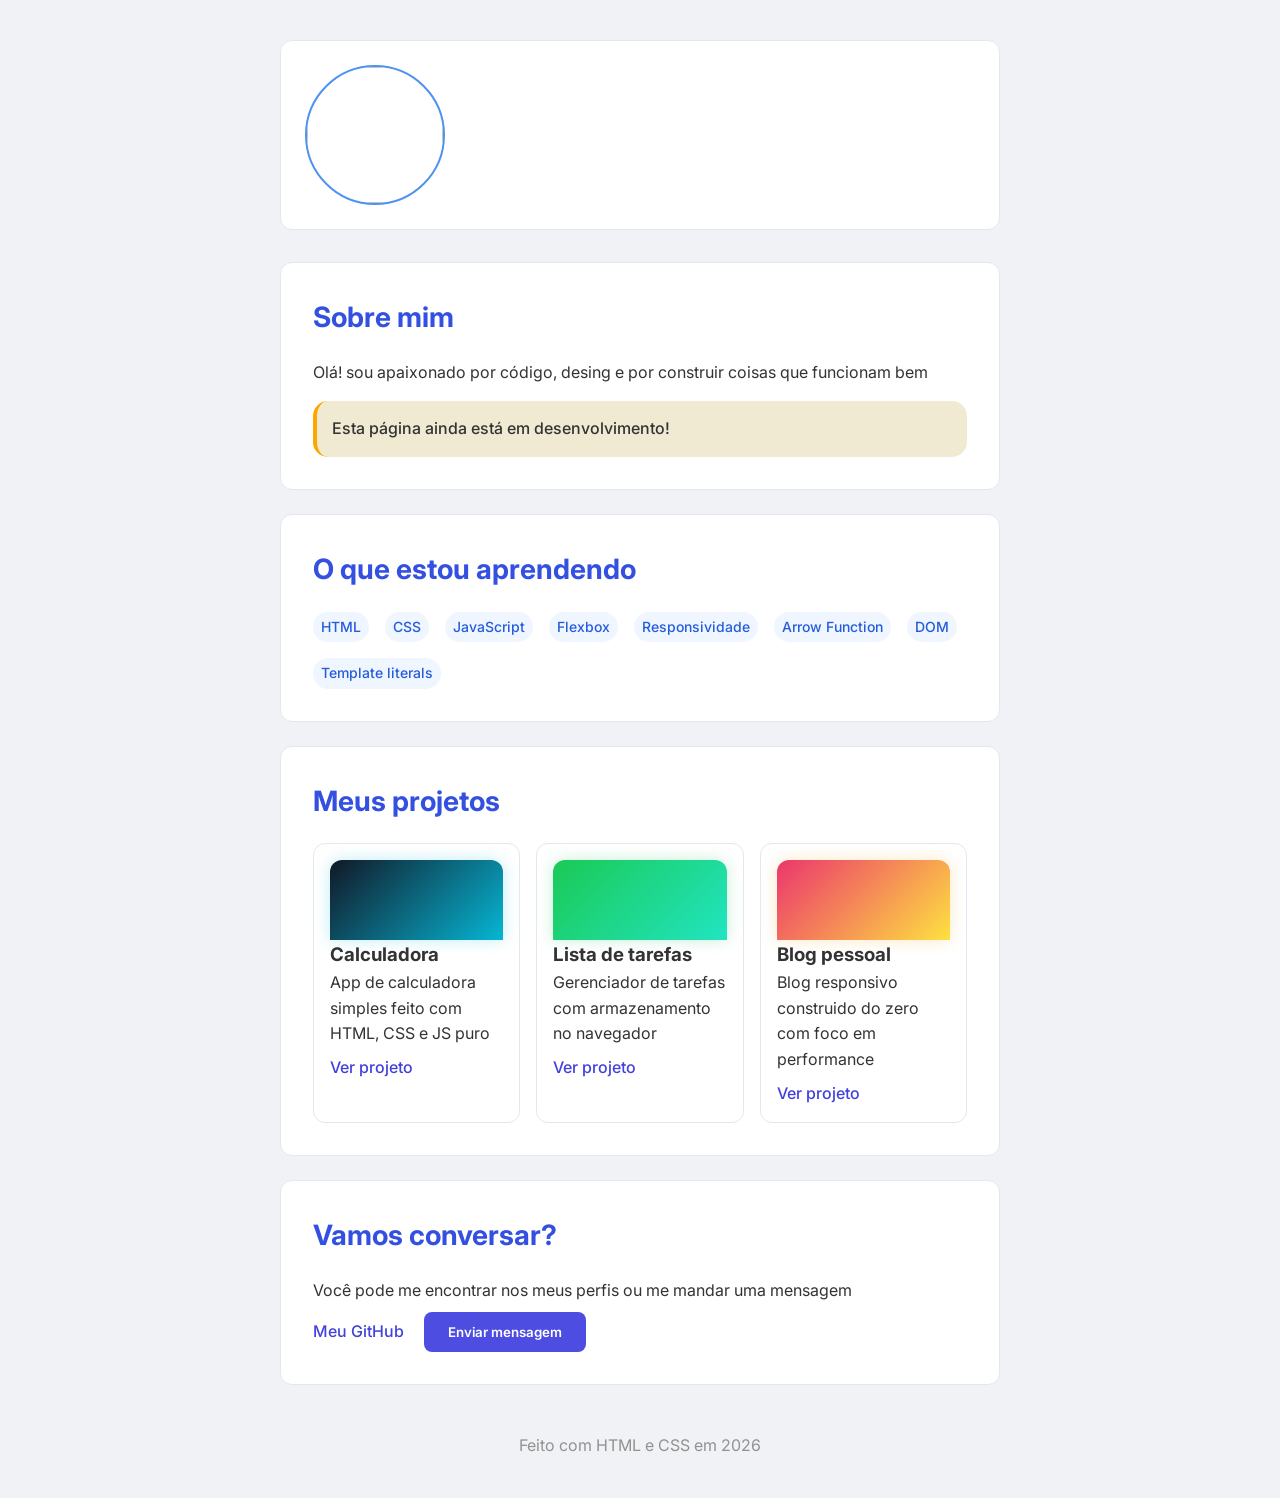
<file: index.html>
<!DOCTYPE html>
<html lang="pt-BR">
  <head>
      <meta charset="UTF-8">
      <meta name="viewport" content="width=device-width, initial-scale=1.0">
      <title>Luiz Felipe - Sobre mim</title>
      <link rel="preconnect" href="https://fonts.googleapis.com">
      <link rel="preconnect" href="https://fonts.gstatic.com" crossorigin>
      <link href="https://fonts.googleapis.com/css2?family=Inter:wght@400;500;600;700&display=swap" rel="stylesheet">
      <link rel="stylesheet" href="style.css">
  </head>
  <body>
    <header>
      <img>
      <div>
        <h1></h1>
        <p class="cargo"></p>
      </div>
    </header>

    <main>
      <section>
        <h2>Sobre mim</h2>
        <p>Olá! sou apaixonado por código, desing e por construir coisas que funcionam bem </p>
        <p class="destaque">Esta página ainda está em desenvolvimento!</p>
      </section>

      <section class="skills">
        <h2>O que estou aprendendo</h2>
        <ul class="lista-skills">
          <!-- <li>HTML</li>
          <li>CSS</li>
          <li>Box Model</li>
          <li>Flexbox</li>
          <li>Media Queries</li>
          <li>Responsividade</li>
          <li>Semântica</li> -->
        </ul>
      </section>

      <section>
        <h2>Meus projetos</h2>
        <div class="projetos">
        <article>
          <div class="projeto-imagem projeto-1"></div>
          <h3>Calculadora</h3>
          <p>App de calculadora simples feito com HTML, CSS e JS puro</p>
          <a href="#">Ver projeto</a>
        </article>

        <article>
          <div class="projeto-imagem projeto-2"></div>
          <h3>Lista de tarefas</h3>
          <p>Gerenciador de tarefas com armazenamento no navegador</p>
          <a href="#">Ver projeto</a>
        </article>

        <article>
          <div class="projeto-imagem projeto-3"></div>
          <h3>Blog pessoal</h3>
          <p>Blog responsivo construido do zero com foco em performance</p>
          <a href="#">Ver projeto</a>
        </article>
        </div>
      </section>

      <section>
        <h2>Vamos conversar?</h2>
        <p>Você pode me encontrar nos meus perfis ou me mandar uma mensagem</p>
        <a href="https://github.com/felipecolares94-arch" target="_blank">Meu GitHub</a>
        <button class="btn-mensagem">Enviar mensagem</button>

        <form class="formulario-contato escondido">
          <label>Nome:</label>
          <input type="text" class="input-nome" />

          <label>Email:</label>
          <input type="email" class="input-email" />

          <label>Mensagem:</label>
          <textarea class="input-mensagem"></textarea>

          <button type="submit">Enviar</button>

          <p class="feedback"></p>
        </form>

      </section>
    </main>

    <footer>
      <p>Feito com HTML e CSS em 2026</p>
    </footer>
    <script src="./scripts/formulario.js"></script>
    <script src="./scripts/skills.js"></script>
    <script src="./scripts/github-api.js"></script>
  </body>
</html>
</file>
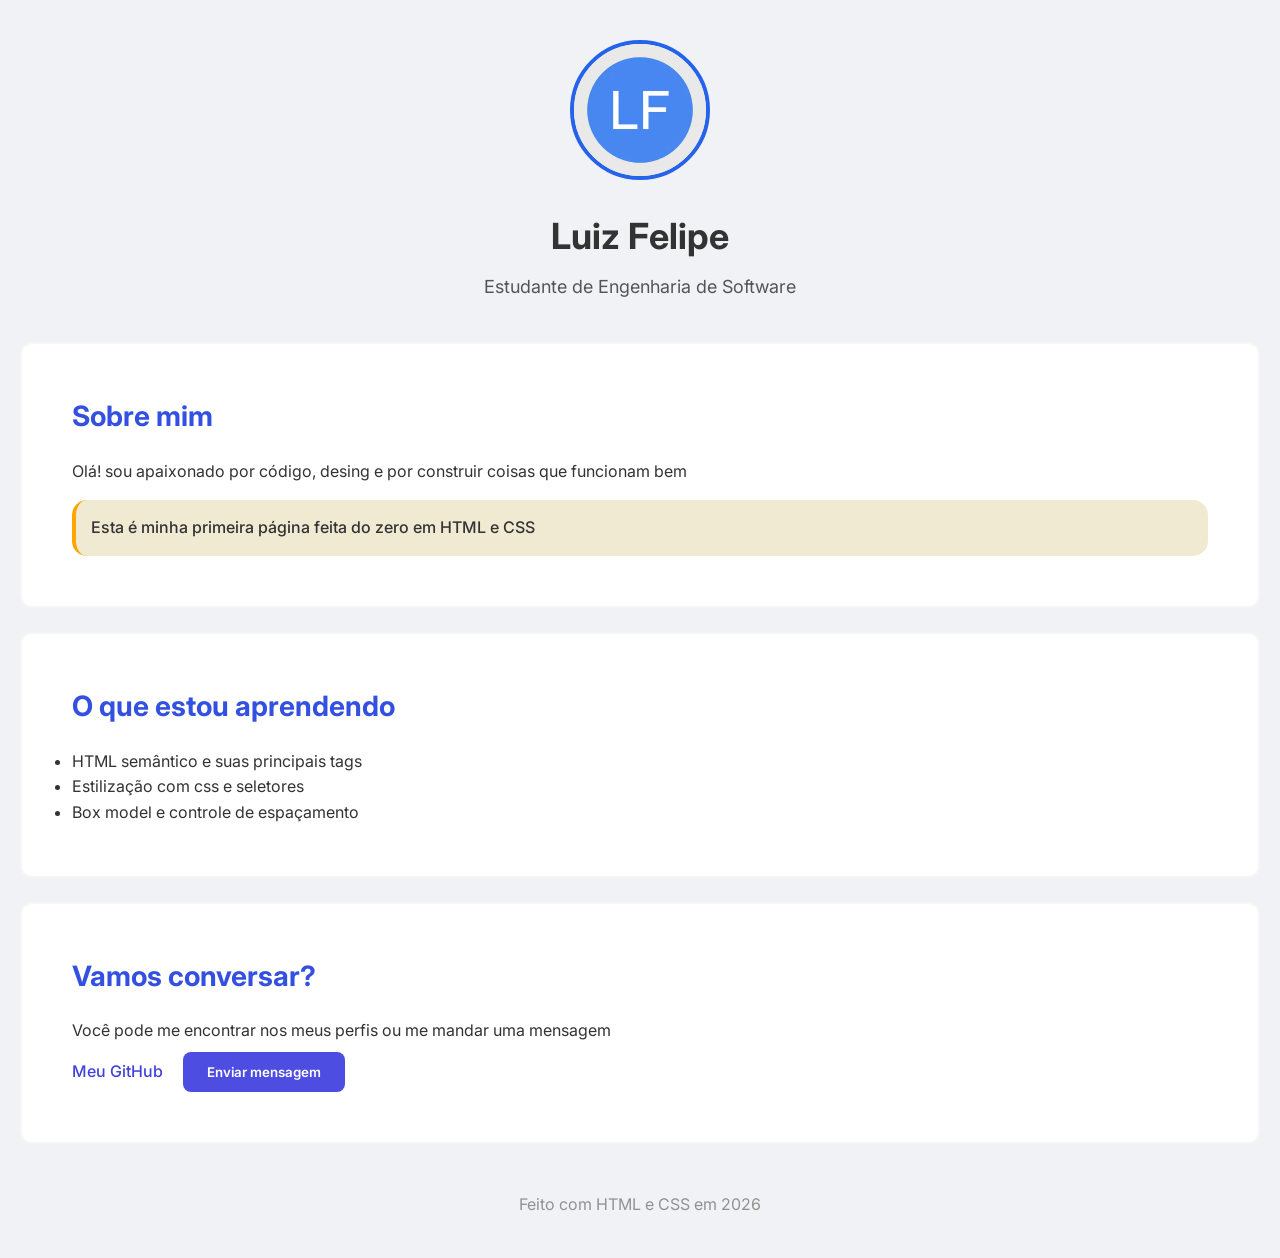
<file: atividade.html>
<!DOCTYPE html>
<html lang="pt-BR">
  <head>
      <meta charset="UTF-8">
      <meta name="viewport" content="width=device-width, initial-scale=1.0">
      <title>Luiz Felipe - Sobre mim</title>
      <link rel="preconnect" href="https://fonts.googleapis.com">
      <link rel="preconnect" href="https://fonts.gstatic.com" crossorigin>
      <link href="https://fonts.googleapis.com/css2?family=Inter:wght@400;500;600;700&display=swap" rel="stylesheet">
      <link rel="stylesheet" href="CssAtividades.css">
  </head>
  <body>
    <header>
      <img src="/imagem/85dcc34b-c2d7-4e53-9104-e2780d6866eb.jpg" alt="Imagem de perfil" width="100">
      <h1>Luiz Felipe</h1>
      <p class="cargo">Estudante de Engenharia  de Software</p>
    </header>

    <main>
      <section>
        <h2>Sobre mim</h2>
        <p>Olá! sou apaixonado por código, desing e por construir coisas que funcionam bem </p>
        <p class="destaque">Esta é minha primeira página feita do zero em HTML e CSS</p>
      </section>

      <section>
        <h2>O que estou aprendendo</h2>
        <ul>
          <li>HTML semântico e suas principais tags</li>
          <li>Estilização com css e seletores</li>
          <li>Box model e controle de espaçamento</li>
        </ul>
      </section>

      <section>
        <h2>Vamos conversar?</h2>
        <p>Você pode me encontrar nos meus perfis ou me mandar uma mensagem</p>
        <a href="https://github.com/felipecolares94-arch" target="_blank">Meu GitHub</a>
        <button>Enviar mensagem</button>
      </section>
    </main>

    <footer>
      <p>Feito com HTML e CSS em 2026</p>
    </footer>
  </body>
</html>
</file>
<file: style.css>
* {
  margin: 0;
  padding: 0;
  box-sizing: border-box;
  font-family: 'Inter', sans-serif;
}

body {
  font-family: 'Inter', sans-serif;
  background-color: #f0f2f5;
  color: #333;
  padding: 40px 20px;
  line-height: 1.6;
}

main {
  max-width: 720px;
  margin: 0 auto;
}

header {
  display: flex;
  align-items: left;
  border: 1px solid #e2e8f0;
  border-radius: 12px;
  background-color: white;
  margin: 0 auto 32px auto;
  padding: 24px;
  gap: 32px;
  max-width: 720px;
}

header img {
  width: 140px;
  height: 140px;
  border-radius: 50%;
  border: 2px solid #4d93ef;
  object-fit: cover;
}

h1 {
  margin-bottom: -4px;
}

.cargo {
  color: #555;
  font-size: 16px; 
}
h2 {
  color:rgb(51, 80, 224);
  font-size: 28px;
  margin-bottom: 20px;
}
.destaque {
  background-color: #f0ead3;
  padding: 15px;
  border-left: orange 4px solid;
  border-radius: 15px;
  font-weight: 500;
  margin-top: 16px;
}

section {
  background-color: white;
  padding: 32px;
  border: 1px solid #e2e8f0;
  border-radius: 12px;
  margin-bottom: 24px;

}

button {
  background-color: rgb(77, 77, 226);
  color: white;
  border: none;
  padding: 12px 24px;
  border-radius: 8px;
  cursor: pointer;
  font-family: inherit;
  font-weight: 600;
  margin-top: 8px;
}

button:hover {
  background-color: rgb(51, 80, 224);
}

a {
  color: rgb(65, 65, 220);
  text-decoration: none;
  font-weight: 500;
  display: inline-block;
  margin-right: 16px;
  margin-top: 8px;
}

a:hover{
  text-decoration: underline;
}
footer {
  color: rgb(147, 145, 145);
  text-align: center;
  margin-top: 48px;
  font-size: 16px;
}

.skills ul {
  display: flex;
  list-style-type: none;
  gap: 16px;
  flex-wrap: wrap;
}

.skills ul li {
  background-color: #eff6ff;
  color: #255cdb;
  border-radius: 999px;
  font-size: 14px;
  font-weight: 500;
  padding: 4px 8px;
}

.projetos {
  display: flex;
  gap: 16px;
  flex-wrap: wrap;
}

.projetos article {
  flex: 1;
  background-color: white;
  padding: 16px;
  border: 1px solid #e2e8f0;
  border-radius: 12px;
  display: flex;
  flex-direction: column;
  overflow: hidden;
}

.projeto-imagem {
  height: 80px;
  border-radius: 12px  12px 0 0;
}
.projeto-1 {
  background: linear-gradient(135deg, #111827, #06b6d4);
  box-shadow: 0 0 15px rgba(6, 182, 212, 0.25);
}

.projeto-2 {
  background: linear-gradient(135deg, #1bc955, #21e5c1);
  box-shadow: 0 0 15px rgba(34, 197, 94, 0.25);
}

.projeto-3 {
  background: linear-gradient(135deg, #ec366d, #fee140);
  box-shadow: 0 0 15px rgba(245, 158, 11, 0.25);
}

.projeto article h3 {
  font-size: 20px;
  padding: 14px 16px 4px 16px;
}

.projeto article p {
  padding: 0 16px;
  color: #64748b;
  flex-grow: 1;
}

.projeto article a {
  margin: 12px 16px 16px 12px;
  color: #2563eb;
  text-decoration: none;
  font-weight: 600;
}

.projeto article a:hover {
  text-decoration: underline;
}

.formulario-contato {
  margin-top: 24px;
  padding-top: 24px;
  border-top: 1px solid #e2e8f0;
  display: flex;
  flex-direction: column;
  gap: 12px;
}

.formulario-contato input,
.formulario-contato textarea {
  padding: 12px;
  border: solid 1px #e2e8f0;
  border-radius: 8px;
  font-family: inherit;
  font-size: 14px;
}

.formulario-contato textarea {
  min-height: 100px;
  resize: vertical;
}

.formulario-contato button {
  align-self: flex-start;
  margin-top: 0;
}

.escondido {
  display: none;
}

.feedback-sucesso {
  margin-top: 16px;
  padding: 12px 16px;
  background-color: #dcfce7;
  color: #166534;
  border: 1px solid #86efac;
  border-radius: 8px;

  display: flex;
  justify-content: space-between;
  align-items: center;
  gap: 16px;
}

.fechar-feedback {
  background: transparent;
  border: none;

  width: 24px;
  height: 24px;

  display: flex;
  align-items: center;
  justify-content: center;

  color: #166534;
  font-size: 20px;
  font-weight: bold;
  cursor: pointer;

  padding: 0;
  margin: 0;
  line-height: 1;
}
</file>
<file: CssAtividades.css>
* {
  margin: 0;
  padding: 0;
  box-sizing: border-box;
  font-family: 'Inter', sans-serif;
}

body {
  font-family: 'Inter', sans-serif;
  background-color: #f0f2f5;
  color: #333;
  padding: 40px 20px;
  line-height: 1.6;
}
header {
  text-align: center;
  margin-bottom: 40px;
}
header img {
  width: 140px;
  height: 140px;
  border-radius: 50%;
  border: 4px solid #2563eb;
  margin-bottom: 20px;
  object-fit: cover;
}

h1 {
  font-size: 36px;
  margin-bottom: 8px;
}

.cargo {
  color: #555;
  font-size: 18px;
}
h2 {
  color:rgb(51, 80, 224);
  font-size: 28px;
  margin-bottom: 20px;
}
.destaque {
  background-color: #f0ead3;
  padding: 15px;
  border-left: orange 4px solid;
  border-radius: 15px;
  font-weight: 500;
  margin-top: 16px;
}

section {
  background-color: #fff;
  padding: 50px;
  border: 2px solid #f7f6f4;
  border-radius: 12px;
  margin-bottom: 24px;
}

button {
  background-color: rgb(77, 77, 226);
  color: white;
  border: none;
  padding: 12px 24px;
  border-radius: 8px;
  cursor: pointer;
  font-family: inherit;
  font-weight: 600;
  margin-top: 8px;
}
button:hover {
  background-color: rgb(51, 80, 224);
}

a {
  color: rgb(65, 65, 220);
  text-decoration: none;
  font-weight: 500;
  display: inline-block;
  margin-right: 16px;
  margin-top: 8px;
}
a:hover{
  text-decoration: underline;
}
footer {
  color: rgb(147, 145, 145);
  text-align: center;
  margin-top: 48px;
  font-size: 16px;
}
</file>
